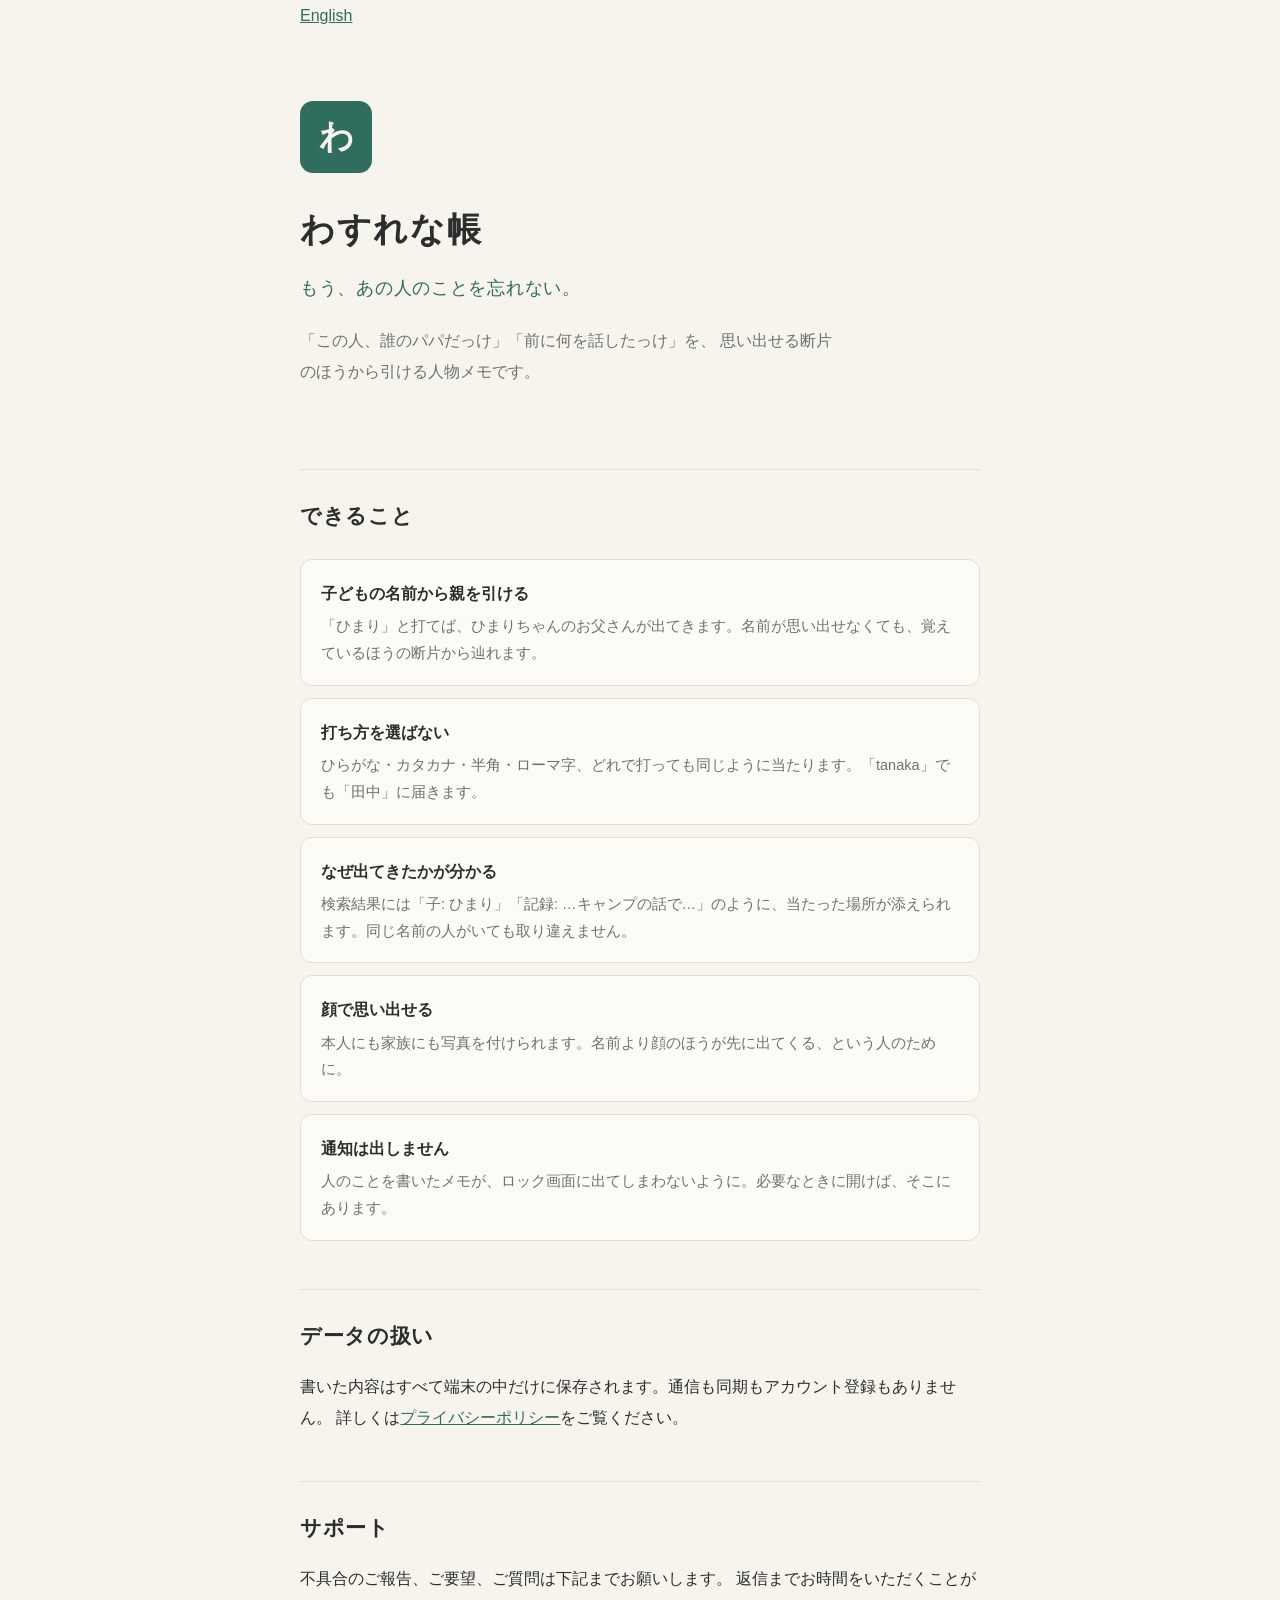
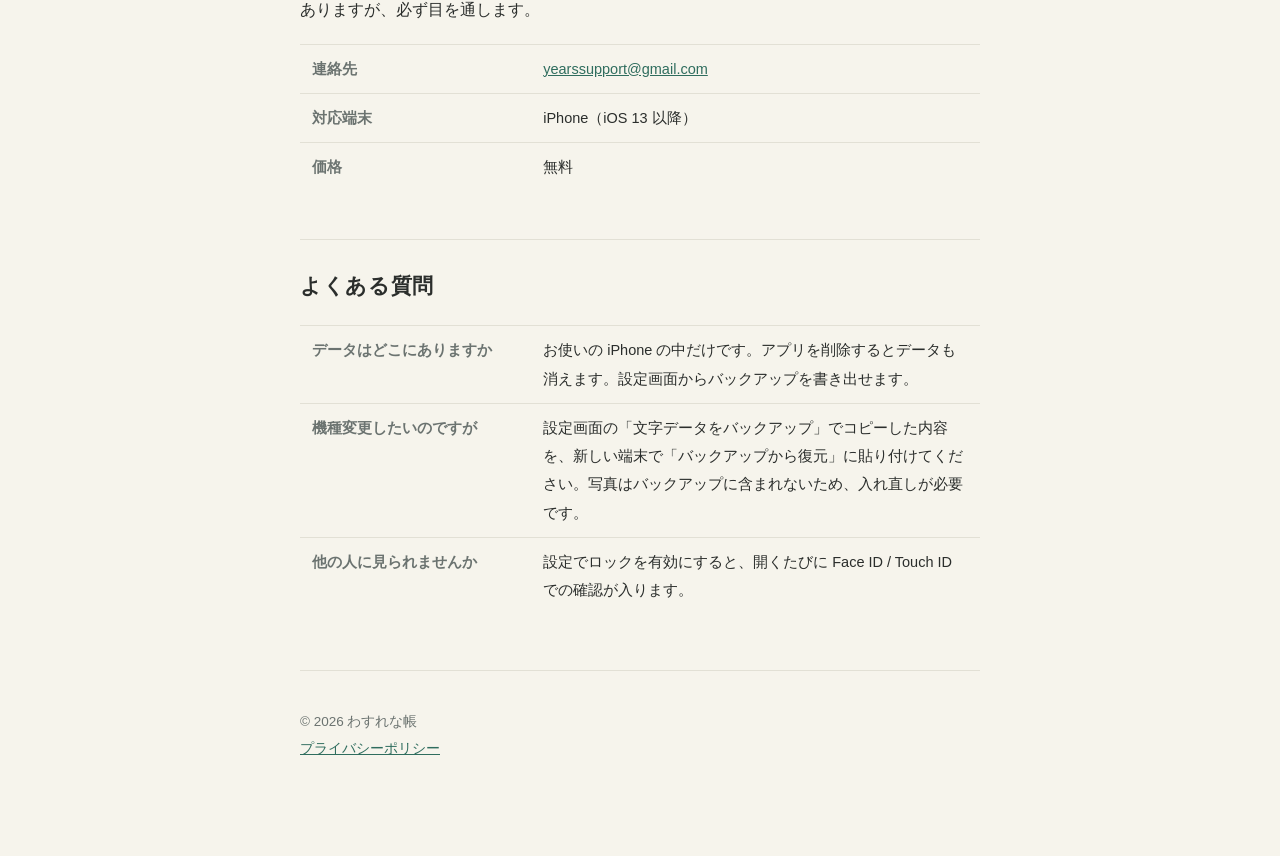
<file: index.html>
<!DOCTYPE html>
<html lang="ja">
<head>
<meta charset="utf-8">
<meta name="viewport" content="width=device-width, initial-scale=1">
<title>わすれな帳 — もう、あの人のことを忘れない</title>
<meta name="description" content="「この人、誰のパパだっけ」をなくす人物メモ。子どもの名前からでも、話したことからでも引けます。データは端末の中だけ。">
<style>
  :root{
    --paper:#F6F4EC; --card:#FCFBF6; --ink:#2B2E2C; --sub:#6B7370;
    --green:#2F6D5E; --akane:#A8492B; --rule:#E2E0D5;
  }
  @media (prefers-color-scheme: dark){
    :root{ --paper:#121614; --card:#1B211E; --ink:#E9E7DE; --sub:#97A19C;
           --green:#7BC5AB; --akane:#D9825E; --rule:#2B322E; }
  }
  *{box-sizing:border-box}
  body{
    margin:0; padding:0 20px 80px; background:var(--paper); color:var(--ink);
    font-family:-apple-system,"Hiragino Kaku Gothic ProN","Yu Gothic",sans-serif;
    font-size:16px; line-height:1.95;
  }
  .wrap{max-width:680px;margin:0 auto}
  header{padding:70px 0 34px}
  .stamp{
    width:72px;height:72px;border-radius:13px;background:var(--green);
    display:flex;align-items:center;justify-content:center;margin-bottom:24px;
    font-family:"Hiragino Mincho ProN",serif;color:var(--paper);
    font-size:34px;font-weight:600;
  }
  h1{
    font-family:"Hiragino Mincho ProN",serif;font-size:34px;font-weight:600;
    margin:0 0 8px;letter-spacing:.05em;
  }
  .tagline{
    font-family:"Hiragino Mincho ProN",serif;font-size:18px;color:var(--green);
    margin:0 0 18px;letter-spacing:.04em;
  }
  .lead{color:var(--sub);margin:0;max-width:34em}
  h2{
    font-family:"Hiragino Mincho ProN",serif;font-size:21px;font-weight:600;
    margin:48px 0 12px;letter-spacing:.03em;
    padding-top:26px;border-top:1px solid var(--rule);
  }
  p{margin:14px 0}
  .points{display:grid;gap:12px;margin:22px 0 0}
  .point{
    background:var(--card);border:1px solid var(--rule);border-radius:12px;
    padding:18px 20px;
  }
  .point h3{margin:0 0 4px;font-size:16px}
  .point p{margin:0;color:var(--sub);font-size:14.5px;line-height:1.85}
  table{border-collapse:collapse;width:100%;margin:18px 0;font-size:14.5px}
  th,td{text-align:left;padding:10px 12px;border-top:1px solid var(--rule);vertical-align:top}
  th{white-space:nowrap;color:var(--sub);font-weight:600;width:34%}
  a{color:var(--green)}
  code{background:var(--card);padding:1px 6px;border-radius:4px;font-size:14px}
  footer{margin-top:56px;padding-top:24px;border-top:1px solid var(--rule);
         color:var(--sub);font-size:13.5px}
</style>
</head>
<body>
<div class="wrap">
<nav aria-label="Language"><a href="./en.html" lang="en">English</a></nav>

<header>
  <div class="stamp">わ</div>
  <h1>わすれな帳</h1>
  <p class="tagline">もう、あの人のことを忘れない。</p>
  <p class="lead">
    「この人、誰のパパだっけ」「前に何を話したっけ」を、
    思い出せる断片のほうから引ける人物メモです。
  </p>
</header>

<h2>できること</h2>
<div class="points">
  <div class="point">
    <h3>子どもの名前から親を引ける</h3>
    <p>「ひまり」と打てば、ひまりちゃんのお父さんが出てきます。名前が思い出せなくても、覚えているほうの断片から辿れます。</p>
  </div>
  <div class="point">
    <h3>打ち方を選ばない</h3>
    <p>ひらがな・カタカナ・半角・ローマ字、どれで打っても同じように当たります。「tanaka」でも「田中」に届きます。</p>
  </div>
  <div class="point">
    <h3>なぜ出てきたかが分かる</h3>
    <p>検索結果には「子: ひまり」「記録: …キャンプの話で…」のように、当たった場所が添えられます。同じ名前の人がいても取り違えません。</p>
  </div>
  <div class="point">
    <h3>顔で思い出せる</h3>
    <p>本人にも家族にも写真を付けられます。名前より顔のほうが先に出てくる、という人のために。</p>
  </div>
  <div class="point">
    <h3>通知は出しません</h3>
    <p>人のことを書いたメモが、ロック画面に出てしまわないように。必要なときに開けば、そこにあります。</p>
  </div>
</div>

<h2>データの扱い</h2>
<p>書いた内容はすべて端末の中だけに保存されます。通信も同期もアカウント登録もありません。
詳しくは<a href="./privacy.html">プライバシーポリシー</a>をご覧ください。</p>

<h2>サポート</h2>
<p>不具合のご報告、ご要望、ご質問は下記までお願いします。
返信までお時間をいただくことがありますが、必ず目を通します。</p>
<table>
  <tr><th>連絡先</th><td><a href="mailto:yearssupport@gmail.com">yearssupport@gmail.com</a></td></tr>
  <tr><th>対応端末</th><td>iPhone（iOS 13 以降）</td></tr>
  <tr><th>価格</th><td>無料</td></tr>
</table>

<h2>よくある質問</h2>
<table>
  <tr>
    <th>データはどこにありますか</th>
    <td>お使いの iPhone の中だけです。アプリを削除するとデータも消えます。設定画面からバックアップを書き出せます。</td>
  </tr>
  <tr>
    <th>機種変更したいのですが</th>
    <td>設定画面の「文字データをバックアップ」でコピーした内容を、新しい端末で「バックアップから復元」に貼り付けてください。写真はバックアップに含まれないため、入れ直しが必要です。</td>
  </tr>
  <tr>
    <th>他の人に見られませんか</th>
    <td>設定でロックを有効にすると、開くたびに Face ID / Touch ID での確認が入ります。</td>
  </tr>
</table>

<footer>
  <p>© 2026 わすれな帳<br>
  <a href="./privacy.html">プライバシーポリシー</a></p>
</footer>

</div>
</body>
</html>
</file>
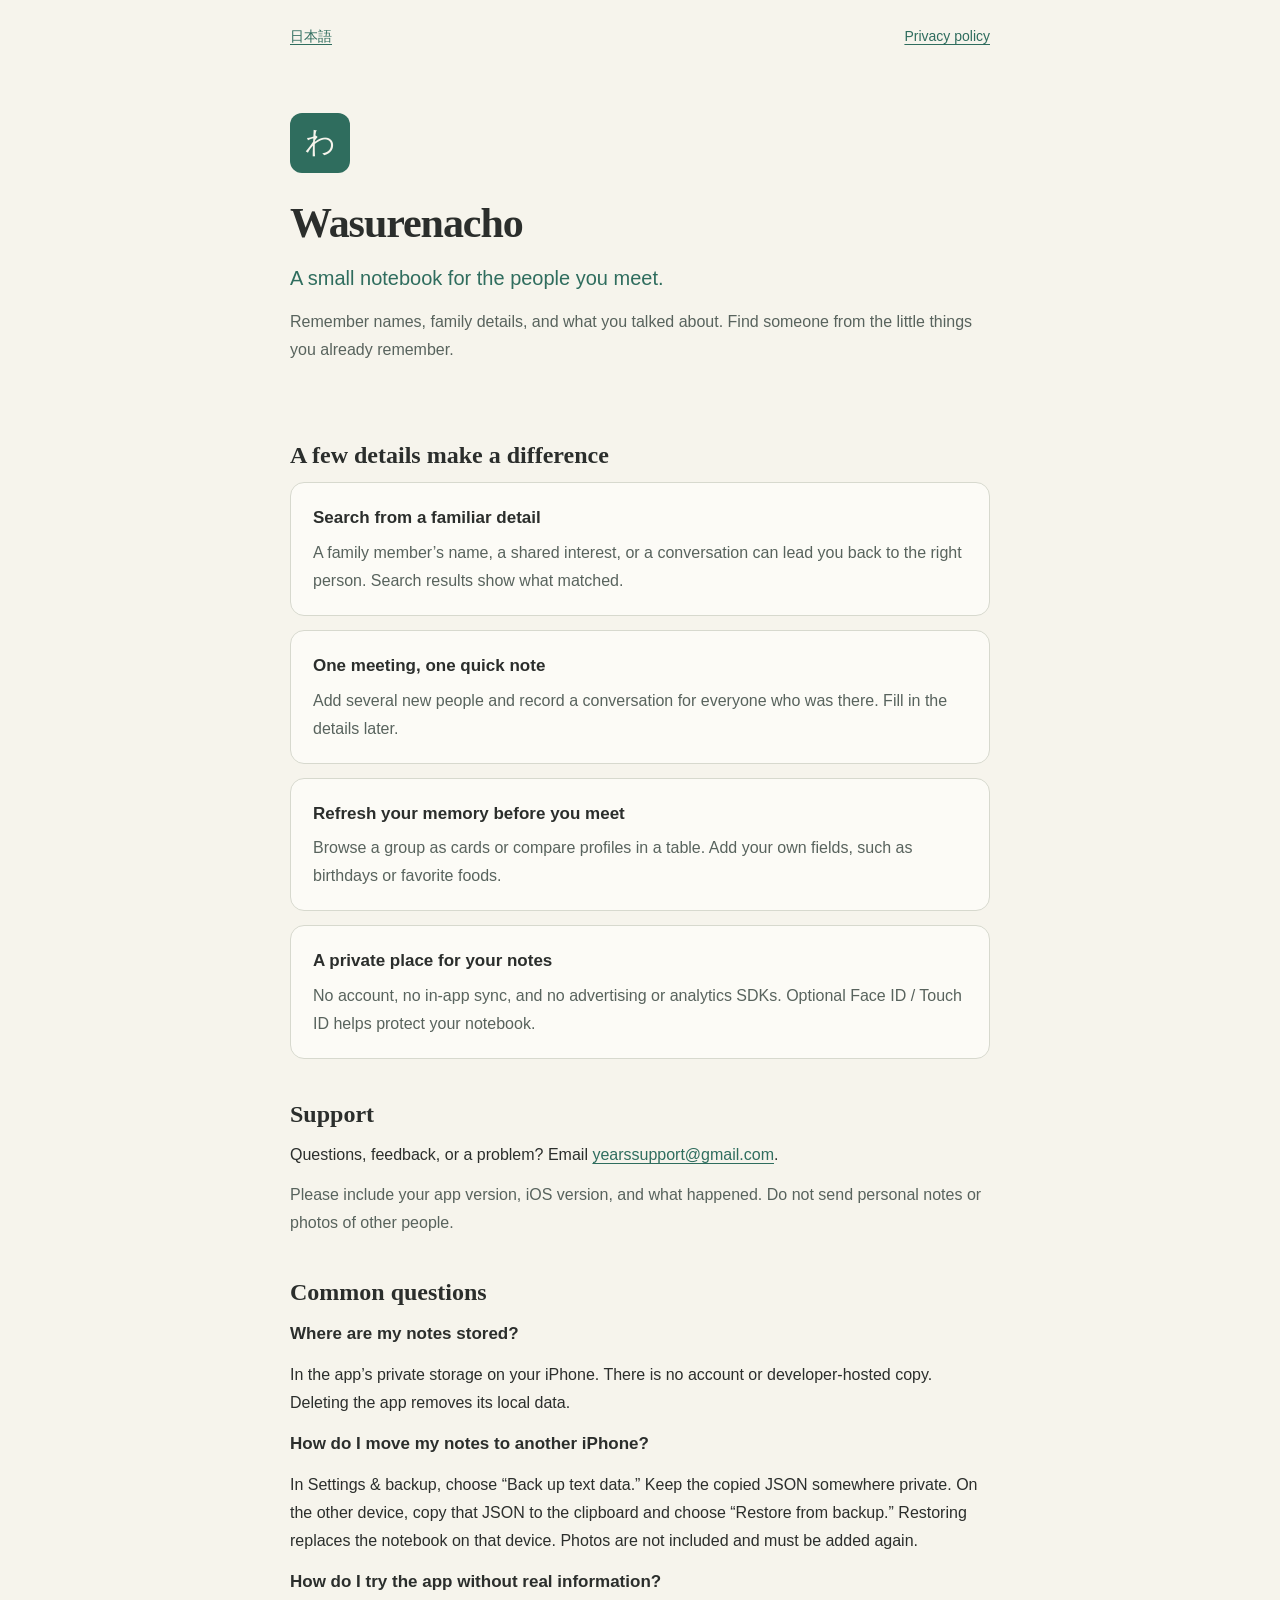
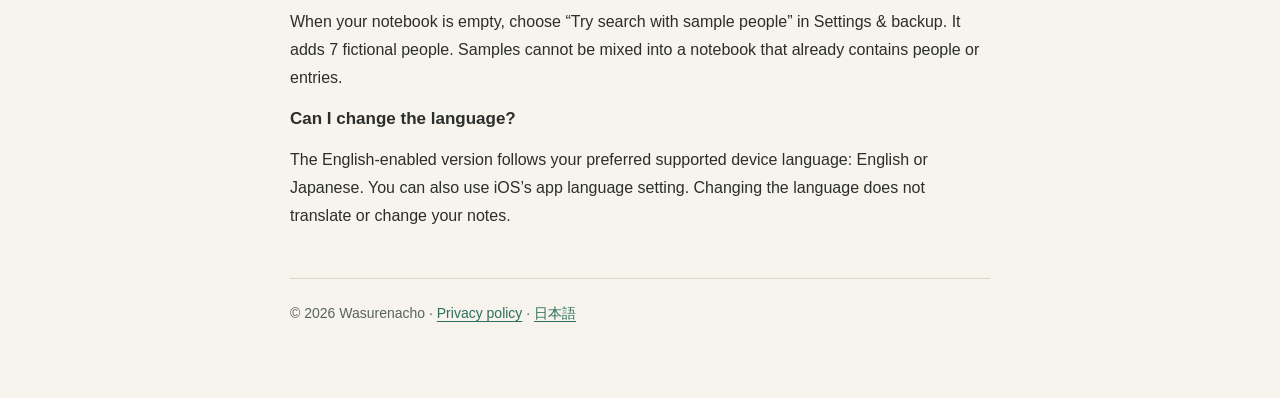
<file: en.html>
<!doctype html>
<html lang="en">
<head>
  <meta charset="utf-8">
  <meta name="viewport" content="width=device-width, initial-scale=1">
  <title>Wasurenacho — People Notes &amp; Support</title>
  <meta name="description" content="A private notebook for the people you meet. Remember names, family details, and conversations. Support for Wasurenacho.">
  <link rel="stylesheet" href="./english.css">
</head>
<body><main>
  <nav aria-label="Language and privacy"><a href="./index.html" lang="ja">日本語</a><a href="./privacy-en.html">Privacy policy</a></nav>
  <header><div class="stamp" aria-hidden="true">わ</div><h1>Wasurenacho</h1>
    <p class="lead">A small notebook for the people you meet.</p>
    <p class="muted">Remember names, family details, and what you talked about. Find someone from the little things you already remember.</p>
  </header>
  <section aria-labelledby="features"><h2 id="features">A few details make a difference</h2><div class="cards">
    <article class="card"><h3>Search from a familiar detail</h3><p>A family member’s name, a shared interest, or a conversation can lead you back to the right person. Search results show what matched.</p></article>
    <article class="card"><h3>One meeting, one quick note</h3><p>Add several new people and record a conversation for everyone who was there. Fill in the details later.</p></article>
    <article class="card"><h3>Refresh your memory before you meet</h3><p>Browse a group as cards or compare profiles in a table. Add your own fields, such as birthdays or favorite foods.</p></article>
    <article class="card"><h3>A private place for your notes</h3><p>No account, no in-app sync, and no advertising or analytics SDKs. Optional Face ID / Touch ID helps protect your notebook.</p></article>
  </div></section>
  <section aria-labelledby="help"><h2 id="help">Support</h2><p>Questions, feedback, or a problem? Email <a href="mailto:yearssupport@gmail.com">yearssupport@gmail.com</a>.</p><p class="muted">Please include your app version, iOS version, and what happened. Do not send personal notes or photos of other people.</p></section>
  <section aria-labelledby="faq"><h2 id="faq">Common questions</h2>
    <h3>Where are my notes stored?</h3><p>In the app’s private storage on your iPhone. There is no account or developer-hosted copy. Deleting the app removes its local data.</p>
    <h3>How do I move my notes to another iPhone?</h3><p>In Settings &amp; backup, choose “Back up text data.” Keep the copied JSON somewhere private. On the other device, copy that JSON to the clipboard and choose “Restore from backup.” Restoring replaces the notebook on that device. Photos are not included and must be added again.</p>
    <h3>How do I try the app without real information?</h3><p>When your notebook is empty, choose “Try search with sample people” in Settings &amp; backup. It adds 7 fictional people. Samples cannot be mixed into a notebook that already contains people or entries.</p>
    <h3>Can I change the language?</h3><p>The English-enabled version follows your preferred supported device language: English or Japanese. You can also use iOS’s app language setting. Changing the language does not translate or change your notes.</p>
  </section>
  <footer>© 2026 Wasurenacho · <a href="./privacy-en.html">Privacy policy</a> · <a href="./index.html" lang="ja">日本語</a></footer>
</main></body></html>
</file>
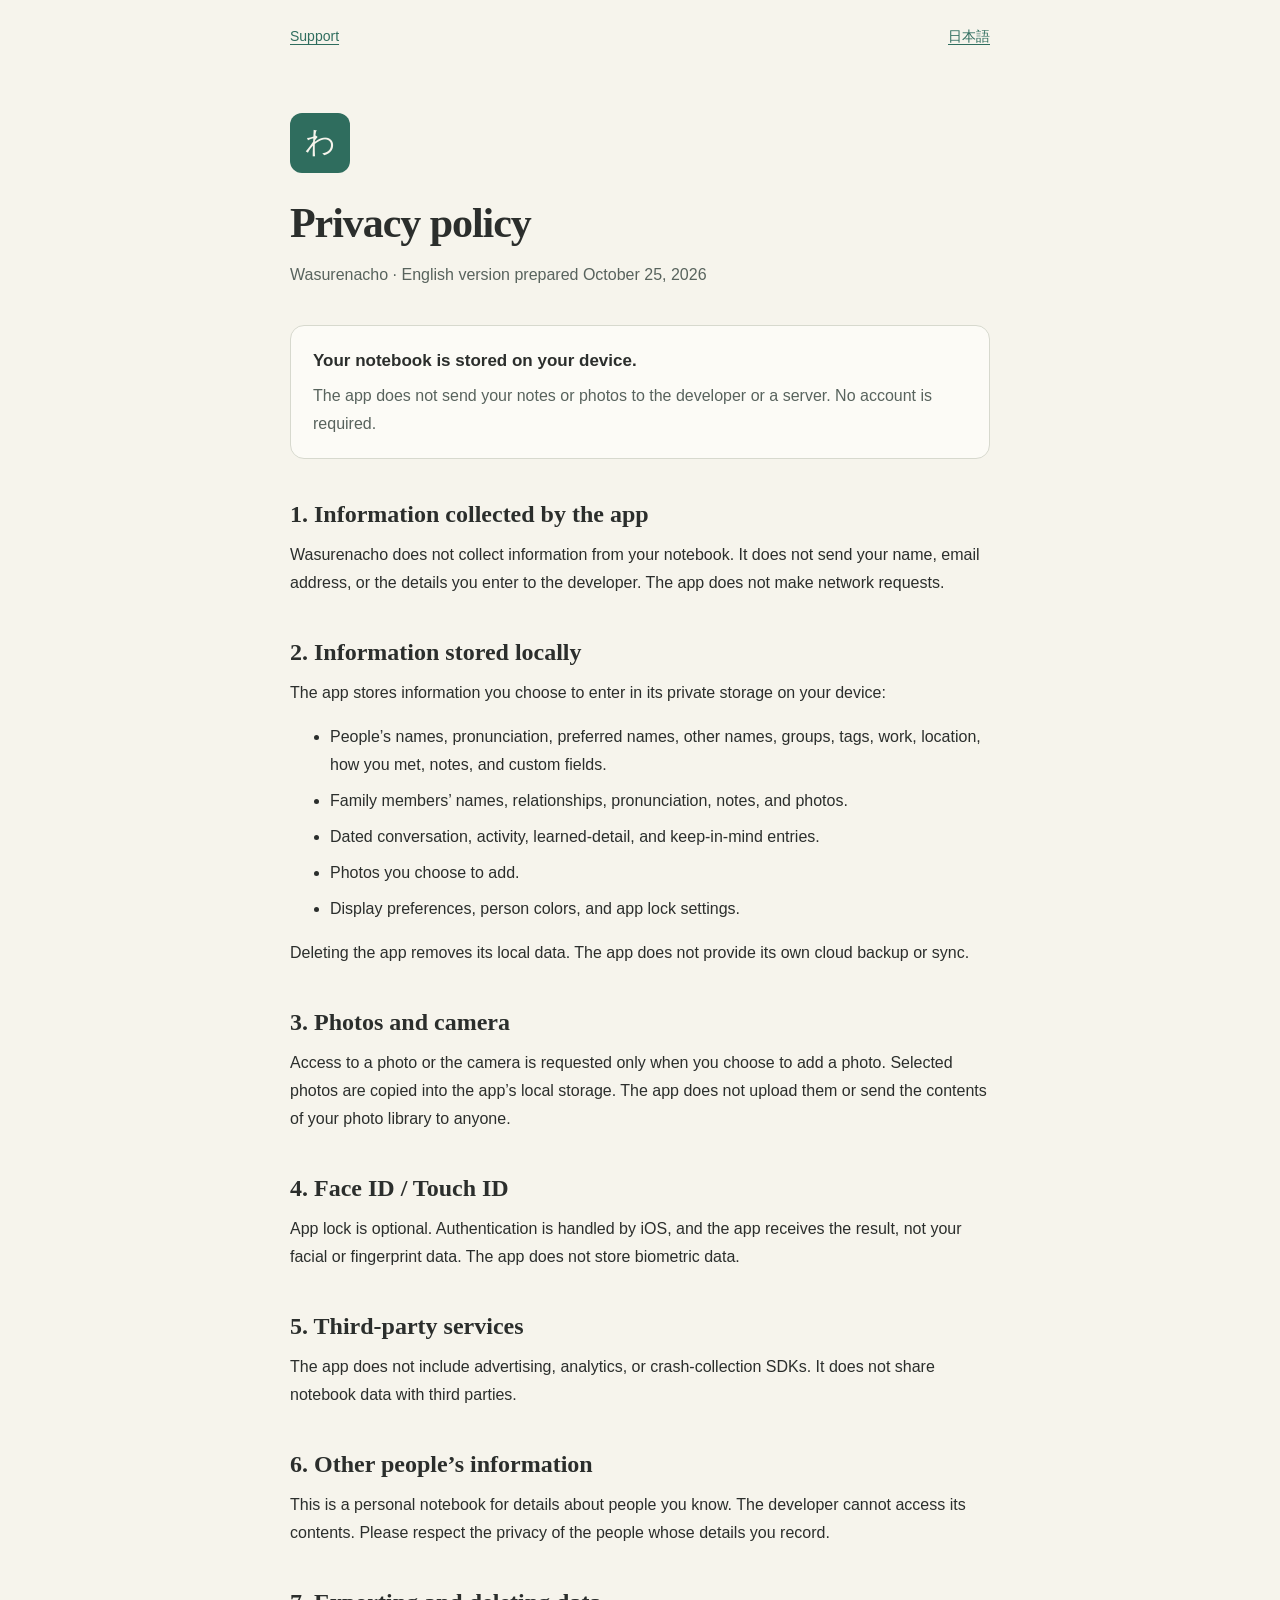
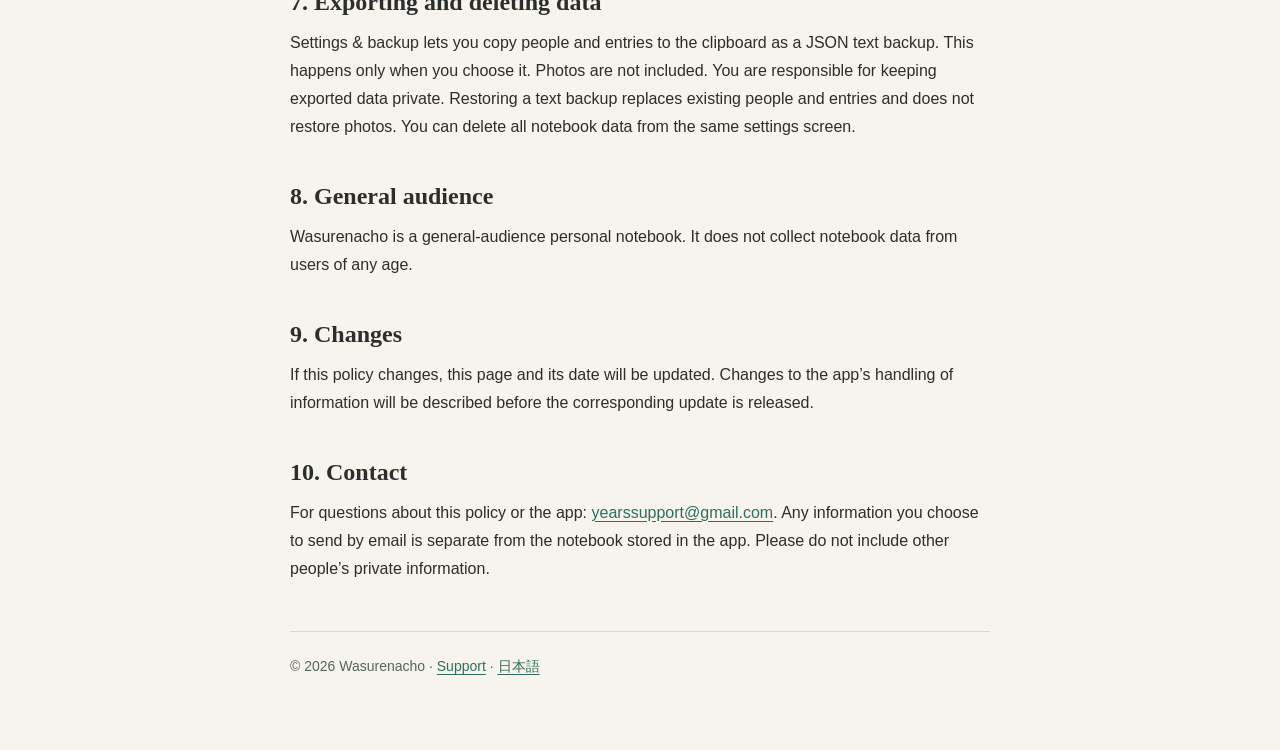
<file: privacy-en.html>
<!doctype html>
<html lang="en">
<head>
  <meta charset="utf-8"><meta name="viewport" content="width=device-width, initial-scale=1">
  <title>Privacy Policy — Wasurenacho</title><link rel="stylesheet" href="./english.css">
</head>
<body><main>
  <nav aria-label="Language and support"><a href="./en.html">Support</a><a href="./privacy.html" lang="ja">日本語</a></nav>
  <header><div class="stamp" aria-hidden="true">わ</div><h1>Privacy policy</h1><p class="muted">Wasurenacho · English version prepared October 25, 2026</p></header>
  <div class="card"><h3>Your notebook is stored on your device.</h3><p>The app does not send your notes or photos to the developer or a server. No account is required.</p></div>
  <h2>1. Information collected by the app</h2><p>Wasurenacho does not collect information from your notebook. It does not send your name, email address, or the details you enter to the developer. The app does not make network requests.</p>
  <h2>2. Information stored locally</h2><p>The app stores information you choose to enter in its private storage on your device:</p>
  <ul><li>People’s names, pronunciation, preferred names, other names, groups, tags, work, location, how you met, notes, and custom fields.</li><li>Family members’ names, relationships, pronunciation, notes, and photos.</li><li>Dated conversation, activity, learned-detail, and keep-in-mind entries.</li><li>Photos you choose to add.</li><li>Display preferences, person colors, and app lock settings.</li></ul>
  <p>Deleting the app removes its local data. The app does not provide its own cloud backup or sync.</p>
  <h2>3. Photos and camera</h2><p>Access to a photo or the camera is requested only when you choose to add a photo. Selected photos are copied into the app’s local storage. The app does not upload them or send the contents of your photo library to anyone.</p>
  <h2>4. Face ID / Touch ID</h2><p>App lock is optional. Authentication is handled by iOS, and the app receives the result, not your facial or fingerprint data. The app does not store biometric data.</p>
  <h2>5. Third-party services</h2><p>The app does not include advertising, analytics, or crash-collection SDKs. It does not share notebook data with third parties.</p>
  <h2>6. Other people’s information</h2><p>This is a personal notebook for details about people you know. The developer cannot access its contents. Please respect the privacy of the people whose details you record.</p>
  <h2>7. Exporting and deleting data</h2><p>Settings &amp; backup lets you copy people and entries to the clipboard as a JSON text backup. This happens only when you choose it. Photos are not included. You are responsible for keeping exported data private. Restoring a text backup replaces existing people and entries and does not restore photos. You can delete all notebook data from the same settings screen.</p>
  <h2>8. General audience</h2><p>Wasurenacho is a general-audience personal notebook. It does not collect notebook data from users of any age.</p>
  <h2>9. Changes</h2><p>If this policy changes, this page and its date will be updated. Changes to the app’s handling of information will be described before the corresponding update is released.</p>
  <h2>10. Contact</h2><p>For questions about this policy or the app: <a href="mailto:yearssupport@gmail.com">yearssupport@gmail.com</a>. Any information you choose to send by email is separate from the notebook stored in the app. Please do not include other people’s private information.</p>
  <footer>© 2026 Wasurenacho · <a href="./en.html">Support</a> · <a href="./privacy.html" lang="ja">日本語</a></footer>
</main></body></html>
</file>
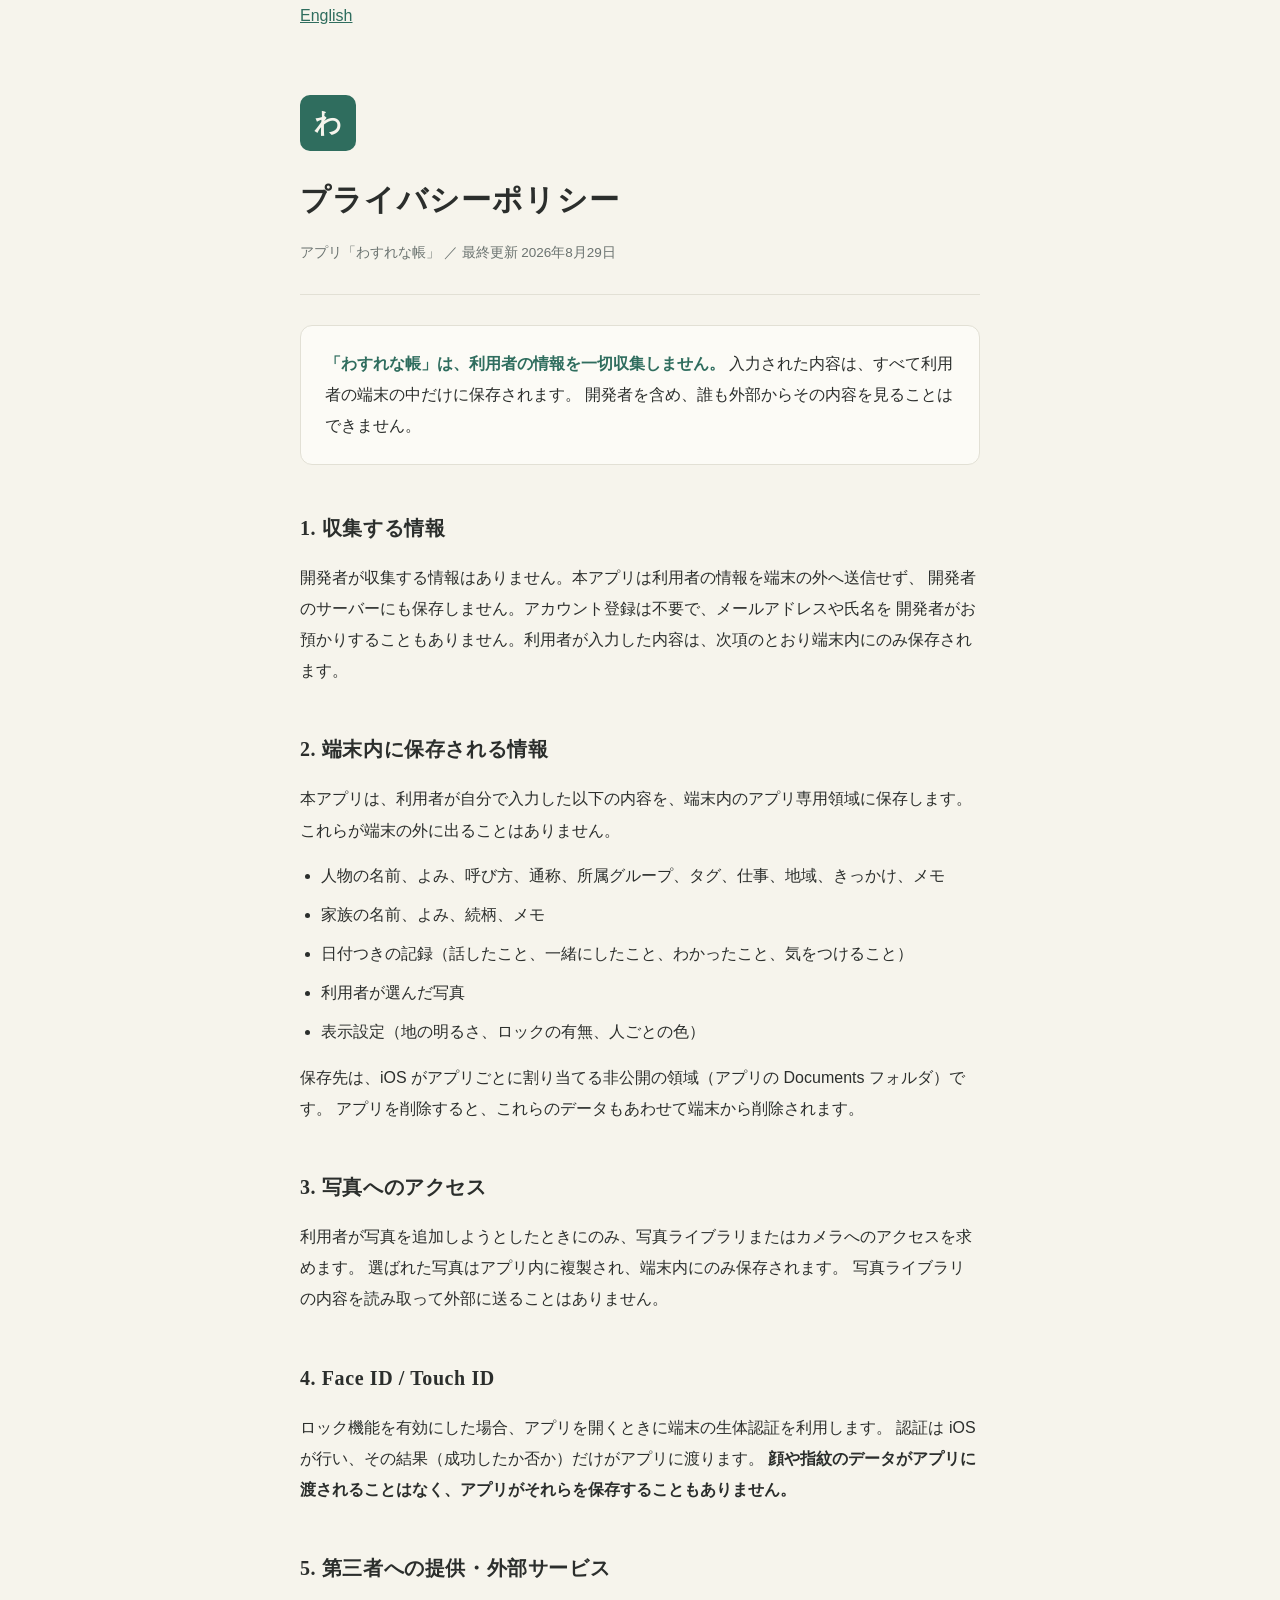
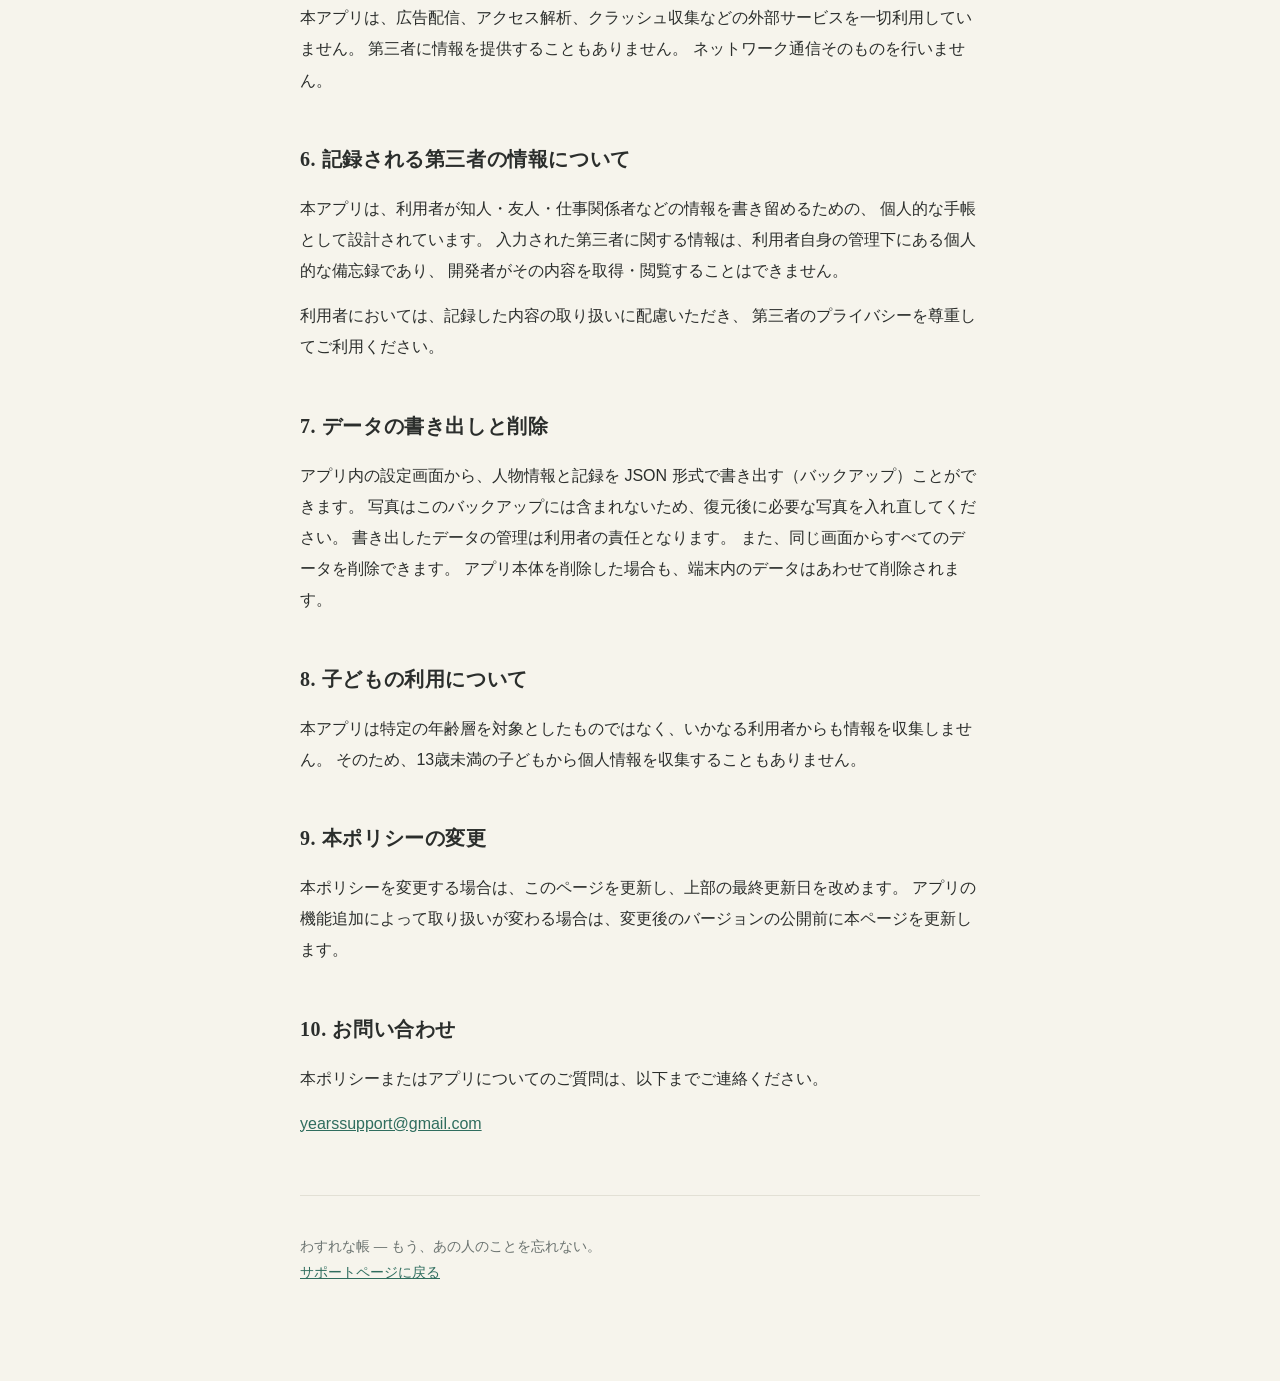
<file: privacy.html>
<!DOCTYPE html>
<html lang="ja">
<head>
<meta charset="utf-8">
<meta name="viewport" content="width=device-width, initial-scale=1">
<title>プライバシーポリシー — わすれな帳</title>
<style>
  :root{
    --paper:#F6F4EC; --card:#FCFBF6; --ink:#2B2E2C; --sub:#6B7370;
    --green:#2F6D5E; --rule:#E2E0D5;
  }
  @media (prefers-color-scheme: dark){
    :root{ --paper:#121614; --card:#1B211E; --ink:#E9E7DE; --sub:#97A19C;
           --green:#7BC5AB; --rule:#2B322E; }
  }
  *{box-sizing:border-box}
  body{
    margin:0; padding:0 20px 80px; background:var(--paper); color:var(--ink);
    font-family:-apple-system,"Hiragino Kaku Gothic ProN","Yu Gothic",sans-serif;
    font-size:16px; line-height:1.95;
  }
  .wrap{max-width:680px;margin:0 auto}
  header{padding:64px 0 28px;border-bottom:1px solid var(--rule)}
  .stamp{
    width:56px;height:56px;border-radius:10px;background:var(--green);
    display:flex;align-items:center;justify-content:center;margin-bottom:20px;
    font-family:"Hiragino Mincho ProN",serif;color:var(--paper);
    font-size:27px;font-weight:600;
  }
  h1{
    font-family:"Hiragino Mincho ProN",serif;font-size:30px;font-weight:600;
    margin:0 0 10px;letter-spacing:.04em;
  }
  .meta{color:var(--sub);font-size:13.5px;margin:0}
  h2{
    font-family:"Hiragino Mincho ProN",serif;font-size:20px;font-weight:600;
    margin:44px 0 10px;letter-spacing:.03em;
  }
  p{margin:14px 0}
  ul{margin:14px 0;padding-left:1.3em}
  li{margin:8px 0}
  .lead{
    background:var(--card);border:1px solid var(--rule);border-radius:12px;
    padding:22px 24px;margin:30px 0 0;
  }
  .lead p{margin:0}
  .lead b{color:var(--green)}
  a{color:var(--green)}
  footer{margin-top:56px;padding-top:24px;border-top:1px solid var(--rule);
         color:var(--sub);font-size:13.5px}
  code{background:var(--card);padding:1px 6px;border-radius:4px;font-size:14px}
</style>
</head>
<body>
<div class="wrap">
<nav aria-label="Language"><a href="./privacy-en.html" lang="en">English</a></nav>

<header>
  <div class="stamp">わ</div>
  <h1>プライバシーポリシー</h1>
  <p class="meta">アプリ「わすれな帳」 ／ 最終更新 2026年8月29日</p>
</header>

<div class="lead">
  <p><b>「わすれな帳」は、利用者の情報を一切収集しません。</b>
  入力された内容は、すべて利用者の端末の中だけに保存されます。
  開発者を含め、誰も外部からその内容を見ることはできません。</p>
</div>

<h2>1. 収集する情報</h2>
<p>開発者が収集する情報はありません。本アプリは利用者の情報を端末の外へ送信せず、
開発者のサーバーにも保存しません。アカウント登録は不要で、メールアドレスや氏名を
開発者がお預かりすることもありません。利用者が入力した内容は、次項のとおり端末内にのみ保存されます。</p>

<h2>2. 端末内に保存される情報</h2>
<p>本アプリは、利用者が自分で入力した以下の内容を、端末内のアプリ専用領域に保存します。
これらが端末の外に出ることはありません。</p>
<ul>
  <li>人物の名前、よみ、呼び方、通称、所属グループ、タグ、仕事、地域、きっかけ、メモ</li>
  <li>家族の名前、よみ、続柄、メモ</li>
  <li>日付つきの記録（話したこと、一緒にしたこと、わかったこと、気をつけること）</li>
  <li>利用者が選んだ写真</li>
  <li>表示設定（地の明るさ、ロックの有無、人ごとの色）</li>
</ul>
<p>保存先は、iOS がアプリごとに割り当てる非公開の領域（アプリの Documents フォルダ）です。
アプリを削除すると、これらのデータもあわせて端末から削除されます。</p>

<h2>3. 写真へのアクセス</h2>
<p>利用者が写真を追加しようとしたときにのみ、写真ライブラリまたはカメラへのアクセスを求めます。
選ばれた写真はアプリ内に複製され、端末内にのみ保存されます。
写真ライブラリの内容を読み取って外部に送ることはありません。</p>

<h2>4. Face ID / Touch ID</h2>
<p>ロック機能を有効にした場合、アプリを開くときに端末の生体認証を利用します。
認証は iOS が行い、その結果（成功したか否か）だけがアプリに渡ります。
<strong>顔や指紋のデータがアプリに渡されることはなく、アプリがそれらを保存することもありません。</strong></p>

<h2>5. 第三者への提供・外部サービス</h2>
<p>本アプリは、広告配信、アクセス解析、クラッシュ収集などの外部サービスを一切利用していません。
第三者に情報を提供することもありません。
ネットワーク通信そのものを行いません。</p>

<h2>6. 記録される第三者の情報について</h2>
<p>本アプリは、利用者が知人・友人・仕事関係者などの情報を書き留めるための、
個人的な手帳として設計されています。
入力された第三者に関する情報は、利用者自身の管理下にある個人的な備忘録であり、
開発者がその内容を取得・閲覧することはできません。</p>
<p>利用者においては、記録した内容の取り扱いに配慮いただき、
第三者のプライバシーを尊重してご利用ください。</p>

<h2>7. データの書き出しと削除</h2>
<p>アプリ内の設定画面から、人物情報と記録を JSON 形式で書き出す（バックアップ）ことができます。
写真はこのバックアップには含まれないため、復元後に必要な写真を入れ直してください。
書き出したデータの管理は利用者の責任となります。
また、同じ画面からすべてのデータを削除できます。
アプリ本体を削除した場合も、端末内のデータはあわせて削除されます。</p>

<h2>8. 子どもの利用について</h2>
<p>本アプリは特定の年齢層を対象としたものではなく、いかなる利用者からも情報を収集しません。
そのため、13歳未満の子どもから個人情報を収集することもありません。</p>

<h2>9. 本ポリシーの変更</h2>
<p>本ポリシーを変更する場合は、このページを更新し、上部の最終更新日を改めます。
アプリの機能追加によって取り扱いが変わる場合は、変更後のバージョンの公開前に本ページを更新します。</p>

<h2>10. お問い合わせ</h2>
<p>本ポリシーまたはアプリについてのご質問は、以下までご連絡ください。</p>
<p><a href="mailto:yearssupport@gmail.com">yearssupport@gmail.com</a></p>

<footer>
  <p>わすれな帳 — もう、あの人のことを忘れない。<br>
  <a href="./">サポートページに戻る</a></p>
</footer>

</div>
</body>
</html>
</file>
<file: english.css>
:root { color-scheme: light dark; --paper:#F6F4EC; --card:#FCFBF6; --ink:#2B2E2C; --sub:#58635D; --green:#2F6D5E; --rule:#D7D9CE; }
@media (prefers-color-scheme:dark) { :root { --paper:#121614; --card:#1B211E; --ink:#E9E7DE; --sub:#A4B2A9; --green:#8FD1B8; --rule:#354139; } }
* { box-sizing:border-box; }
body { margin:0; padding:24px 22px 72px; background:var(--paper); color:var(--ink); font:16px/1.75 -apple-system,BlinkMacSystemFont,"Segoe UI",sans-serif; }
main { max-width:700px; margin:auto; }
nav { display:flex; justify-content:space-between; gap:20px; flex-wrap:wrap; font-size:14px; }
a { color:var(--green); text-underline-offset:3px; }
a:focus-visible { outline:2px solid var(--green); outline-offset:5px; border-radius:2px; }
header { padding:64px 0 24px; }
.stamp { width:60px; height:60px; display:grid; place-items:center; background:var(--green); color:var(--paper); border-radius:12px; font:30px Georgia,serif; }
h1,h2 { font-family:Georgia,"Times New Roman",serif; line-height:1.25; }
h1 { margin:24px 0 12px; font-size:clamp(30px,7vw,42px); letter-spacing:-.025em; }
h2 { margin:40px 0 12px; font-size:24px; }
h3 { font-size:17px; margin:0 0 6px; }
p { margin:12px 0; }
.lead { font-size:20px; color:var(--green); }
.muted { color:var(--sub); }
.cards { display:grid; gap:14px; }
.card { padding:20px 22px; border:1px solid var(--rule); background:var(--card); border-radius:14px; }
.card p { margin:0; color:var(--sub); }
li { margin:8px 0; }
footer { margin-top:48px; padding-top:22px; border-top:1px solid var(--rule); font-size:14px; color:var(--sub); }
</file>
